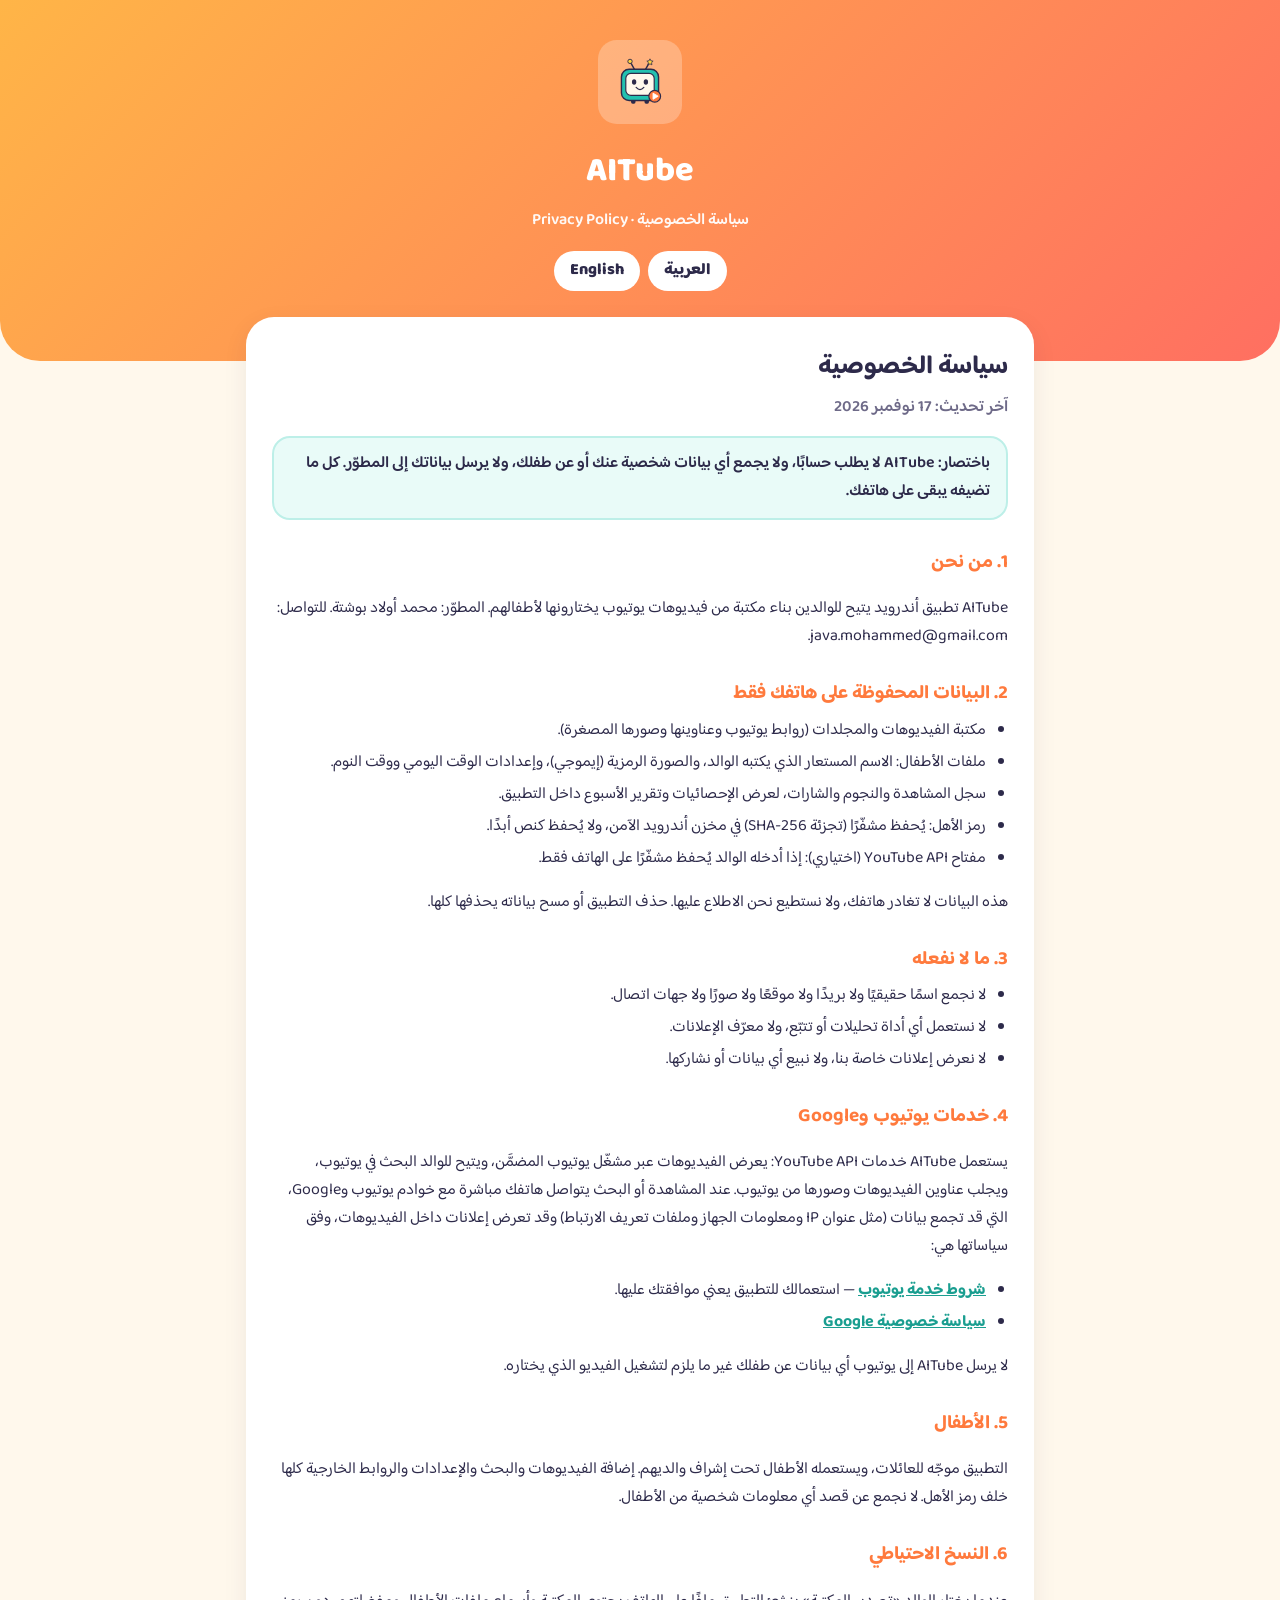
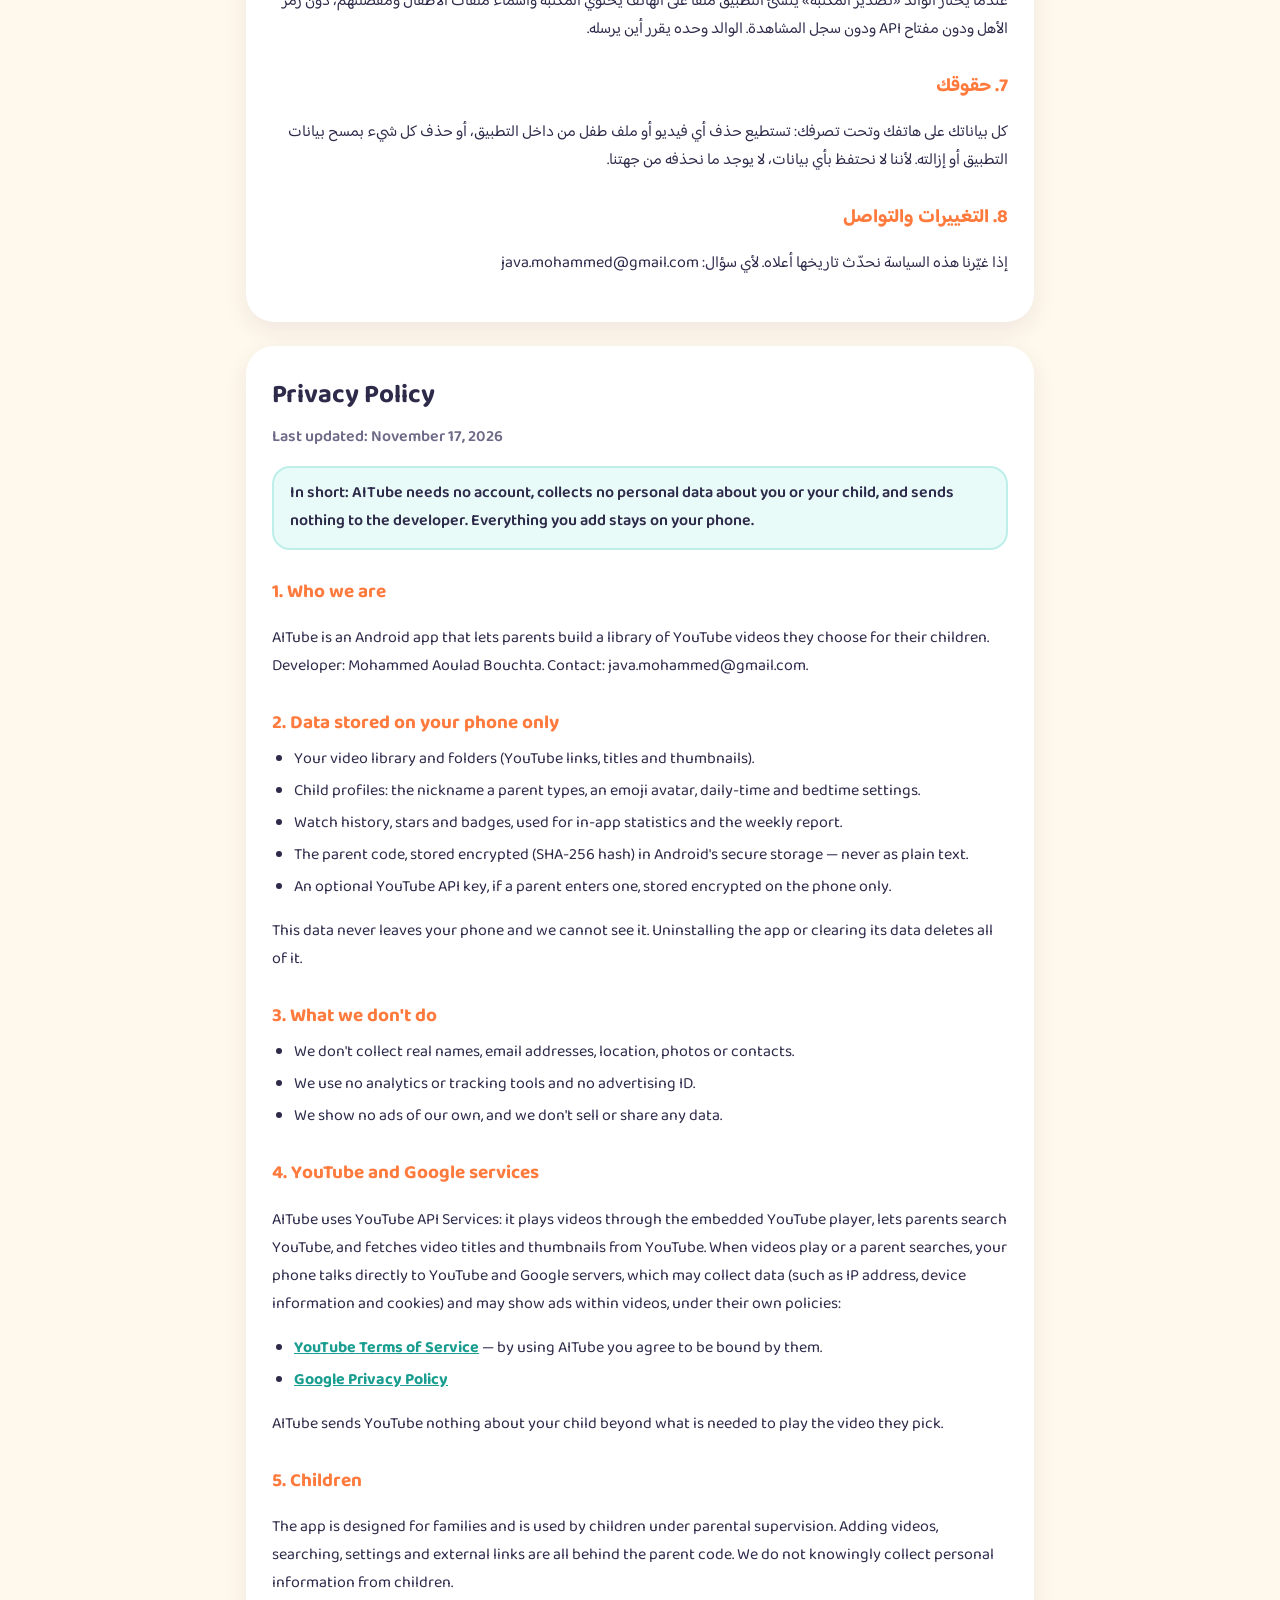
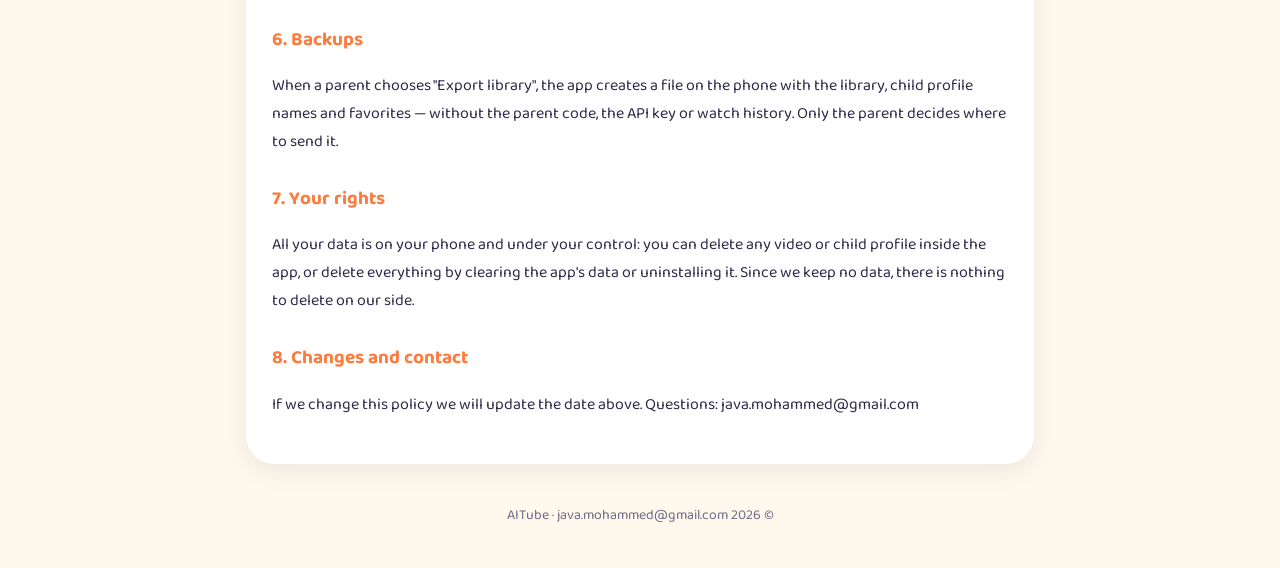
<file: privacy-aitube.html>
<!DOCTYPE html>
<html lang="ar" dir="rtl">
<head>
<meta charset="utf-8">
<meta name="viewport" content="width=device-width, initial-scale=1">
<title>AITube — سياسة الخصوصية / Privacy Policy</title>
<link rel="preconnect" href="https://fonts.googleapis.com">
<link href="https://fonts.googleapis.com/css2?family=Baloo+Bhaijaan+2:wght@400;600;800&display=swap" rel="stylesheet">
<style>
  :root { --bg:#FFF8EC; --card:#FFFFFF; --ink:#2D2A4A; --muted:#6E6A88; --primary:#FF7A3D; --teal:#22C1B0; --line:#F3E2C4; }
  * { box-sizing: border-box; }
  body { margin:0; background:var(--bg); color:var(--ink); font-family:'Baloo Bhaijaan 2', system-ui, -apple-system, 'Segoe UI', sans-serif; line-height:1.75; }
  header { background:linear-gradient(135deg,#FFB547,#FF6F61); color:#fff; padding:40px 20px 70px; text-align:center; border-radius:0 0 40px 40px; }
  header h1 { margin:8px 0 0; font-size:34px; font-weight:800; }
  header p { margin:4px 0 0; opacity:.95; font-weight:600; }
  .logo { width:84px; height:84px; margin:0 auto; }
  .langs { margin-top:16px; display:flex; gap:8px; justify-content:center; }
  .langs a { color:var(--ink); background:#fff; text-decoration:none; padding:6px 16px; border-radius:999px; font-weight:800; }
  main { max-width:820px; margin:-44px auto 40px; padding:0 16px; }
  section.lang { background:var(--card); border-radius:28px; padding:28px 26px; box-shadow:0 8px 24px rgba(45,42,74,.08); margin-bottom:24px; }
  section.lang[dir="ltr"] { text-align:left; }
  h2 { font-size:26px; margin:0 0 4px; }
  h3 { font-size:19px; margin:26px 0 6px; color:var(--primary); }
  .date { color:var(--muted); font-weight:600; margin:0 0 12px; }
  ul { padding-inline-start:22px; margin:6px 0; }
  li { margin:4px 0; }
  .box { background:#E9FBF8; border:2px solid #BDEFE8; border-radius:18px; padding:12px 16px; margin:14px 0; font-weight:600; }
  a { color:#1A9E90; font-weight:700; }
  .mail { direction:ltr; unicode-bidi:embed; }
  footer { text-align:center; color:var(--muted); padding:0 16px 40px; font-size:14px; }
</style>
</head>
<body>
<header>
  <svg class="logo" viewBox="0 0 1024 1024" aria-hidden="true">
    <rect width="1024" height="1024" rx="230" fill="#ffffff" opacity=".25"/>
    <g transform="translate(512 512) scale(0.78) translate(-512 -490)">
      <path d="M430 300 L360 175" stroke="#2D2A4A" stroke-width="22" stroke-linecap="round"/>
      <path d="M594 300 L664 175" stroke="#2D2A4A" stroke-width="22" stroke-linecap="round"/>
      <circle cx="356" cy="168" r="34" fill="#FFD23F" stroke="#2D2A4A" stroke-width="14"/>
      <path d="M668 128 l15 31 34 5 -25 24 6 34 -30 -16 -30 16 6 -34 -25 -24 34 -5z" fill="#FFD23F" stroke="#2D2A4A" stroke-width="12" stroke-linejoin="round"/>
      <rect x="372" y="760" width="70" height="70" rx="26" fill="#2D2A4A"/>
      <rect x="582" y="760" width="70" height="70" rx="26" fill="#2D2A4A"/>
      <rect x="222" y="290" width="580" height="490" rx="120" fill="#22C1B0" stroke="#2D2A4A" stroke-width="22"/>
      <rect x="290" y="355" width="444" height="345" rx="80" fill="#FFF8EC" stroke="#2D2A4A" stroke-width="18"/>
      <ellipse cx="420" cy="490" rx="34" ry="42" fill="#2D2A4A"/>
      <ellipse cx="604" cy="490" rx="34" ry="42" fill="#2D2A4A"/>
      <path d="M452 575 Q512 640 572 575" fill="none" stroke="#2D2A4A" stroke-width="20" stroke-linecap="round"/>
      <circle cx="742" cy="712" r="92" fill="#FF7A3D" stroke="#2D2A4A" stroke-width="18"/>
      <path d="M716 664 L716 760 L796 712 Z" fill="#FFFFFF" stroke="#FFFFFF" stroke-width="14" stroke-linejoin="round"/>
    </g>
  </svg>
  <h1>AITube</h1>
  <p>سياسة الخصوصية · Privacy Policy</p>
  <nav class="langs"><a href="#ar">العربية</a><a href="#en">English</a></nav>
</header>

<main>
<section class="lang" id="ar" dir="rtl">
  <h2>سياسة الخصوصية</h2>
  <p class="date">آخر تحديث: 17 نوفمبر 2026</p>

  <div class="box">باختصار: AITube لا يطلب حسابًا، ولا يجمع أي بيانات شخصية عنك أو عن طفلك، ولا يرسل بياناتك إلى المطوّر. كل ما تضيفه يبقى على هاتفك.</div>

  <h3>1. من نحن</h3>
  <p>AITube تطبيق أندرويد يتيح للوالدين بناء مكتبة من فيديوهات يوتيوب يختارونها لأطفالهم. المطوّر: محمد أولاد بوشتة. للتواصل: <span class="mail">java.mohammed@gmail.com</span>.</p>

  <h3>2. البيانات المحفوظة على هاتفك فقط</h3>
  <ul>
    <li>مكتبة الفيديوهات والمجلدات (روابط يوتيوب وعناوينها وصورها المصغرة).</li>
    <li>ملفات الأطفال: الاسم المستعار الذي يكتبه الوالد، والصورة الرمزية (إيموجي)، وإعدادات الوقت اليومي ووقت النوم.</li>
    <li>سجل المشاهدة والنجوم والشارات، لعرض الإحصائيات وتقرير الأسبوع داخل التطبيق.</li>
    <li>رمز الأهل: يُحفظ مشفّرًا (تجزئة SHA-256) في مخزن أندرويد الآمن، ولا يُحفظ كنص أبدًا.</li>
    <li>مفتاح YouTube API (اختياري): إذا أدخله الوالد يُحفظ مشفّرًا على الهاتف فقط.</li>
  </ul>
  <p>هذه البيانات لا تغادر هاتفك، ولا نستطيع نحن الاطلاع عليها. حذف التطبيق أو مسح بياناته يحذفها كلها.</p>

  <h3>3. ما لا نفعله</h3>
  <ul>
    <li>لا نجمع اسمًا حقيقيًا ولا بريدًا ولا موقعًا ولا صورًا ولا جهات اتصال.</li>
    <li>لا نستعمل أي أداة تحليلات أو تتبّع، ولا معرّف الإعلانات.</li>
    <li>لا نعرض إعلانات خاصة بنا، ولا نبيع أي بيانات أو نشاركها.</li>
  </ul>

  <h3>4. خدمات يوتيوب وGoogle</h3>
  <p>يستعمل AITube خدمات YouTube API: يعرض الفيديوهات عبر مشغّل يوتيوب المضمَّن، ويتيح للوالد البحث في يوتيوب، ويجلب عناوين الفيديوهات وصورها من يوتيوب. عند المشاهدة أو البحث يتواصل هاتفك مباشرة مع خوادم يوتيوب وGoogle، التي قد تجمع بيانات (مثل عنوان IP ومعلومات الجهاز وملفات تعريف الارتباط) وقد تعرض إعلانات داخل الفيديوهات، وفق سياساتها هي:</p>
  <ul>
    <li><a href="https://www.youtube.com/t/terms">شروط خدمة يوتيوب</a> — استعمالك للتطبيق يعني موافقتك عليها.</li>
    <li><a href="https://policies.google.com/privacy">سياسة خصوصية Google</a></li>
  </ul>
  <p>لا يرسل AITube إلى يوتيوب أي بيانات عن طفلك غير ما يلزم لتشغيل الفيديو الذي يختاره.</p>

  <h3>5. الأطفال</h3>
  <p>التطبيق موجّه للعائلات، ويستعمله الأطفال تحت إشراف والديهم. إضافة الفيديوهات والبحث والإعدادات والروابط الخارجية كلها خلف رمز الأهل. لا نجمع عن قصد أي معلومات شخصية من الأطفال.</p>

  <h3>6. النسخ الاحتياطي</h3>
  <p>عندما يختار الوالد «تصدير المكتبة» ينشئ التطبيق ملفًا على الهاتف يحتوي المكتبة وأسماء ملفات الأطفال ومفضلتهم، دون رمز الأهل ودون مفتاح API ودون سجل المشاهدة. الوالد وحده يقرر أين يرسله.</p>

  <h3>7. حقوقك</h3>
  <p>كل بياناتك على هاتفك وتحت تصرفك: تستطيع حذف أي فيديو أو ملف طفل من داخل التطبيق، أو حذف كل شيء بمسح بيانات التطبيق أو إزالته. لأننا لا نحتفظ بأي بيانات، لا يوجد ما نحذفه من جهتنا.</p>

  <h3>8. التغييرات والتواصل</h3>
  <p>إذا غيّرنا هذه السياسة نحدّث تاريخها أعلاه. لأي سؤال: <span class="mail">java.mohammed@gmail.com</span></p>
</section>

<section class="lang" id="en" dir="ltr">
  <h2>Privacy Policy</h2>
  <p class="date">Last updated: November 17, 2026</p>

  <div class="box">In short: AITube needs no account, collects no personal data about you or your child, and sends nothing to the developer. Everything you add stays on your phone.</div>

  <h3>1. Who we are</h3>
  <p>AITube is an Android app that lets parents build a library of YouTube videos they choose for their children. Developer: Mohammed Aoulad Bouchta. Contact: <span class="mail">java.mohammed@gmail.com</span>.</p>

  <h3>2. Data stored on your phone only</h3>
  <ul>
    <li>Your video library and folders (YouTube links, titles and thumbnails).</li>
    <li>Child profiles: the nickname a parent types, an emoji avatar, daily-time and bedtime settings.</li>
    <li>Watch history, stars and badges, used for in-app statistics and the weekly report.</li>
    <li>The parent code, stored encrypted (SHA-256 hash) in Android's secure storage — never as plain text.</li>
    <li>An optional YouTube API key, if a parent enters one, stored encrypted on the phone only.</li>
  </ul>
  <p>This data never leaves your phone and we cannot see it. Uninstalling the app or clearing its data deletes all of it.</p>

  <h3>3. What we don't do</h3>
  <ul>
    <li>We don't collect real names, email addresses, location, photos or contacts.</li>
    <li>We use no analytics or tracking tools and no advertising ID.</li>
    <li>We show no ads of our own, and we don't sell or share any data.</li>
  </ul>

  <h3>4. YouTube and Google services</h3>
  <p>AITube uses YouTube API Services: it plays videos through the embedded YouTube player, lets parents search YouTube, and fetches video titles and thumbnails from YouTube. When videos play or a parent searches, your phone talks directly to YouTube and Google servers, which may collect data (such as IP address, device information and cookies) and may show ads within videos, under their own policies:</p>
  <ul>
    <li><a href="https://www.youtube.com/t/terms">YouTube Terms of Service</a> — by using AITube you agree to be bound by them.</li>
    <li><a href="https://policies.google.com/privacy">Google Privacy Policy</a></li>
  </ul>
  <p>AITube sends YouTube nothing about your child beyond what is needed to play the video they pick.</p>

  <h3>5. Children</h3>
  <p>The app is designed for families and is used by children under parental supervision. Adding videos, searching, settings and external links are all behind the parent code. We do not knowingly collect personal information from children.</p>

  <h3>6. Backups</h3>
  <p>When a parent chooses "Export library", the app creates a file on the phone with the library, child profile names and favorites — without the parent code, the API key or watch history. Only the parent decides where to send it.</p>

  <h3>7. Your rights</h3>
  <p>All your data is on your phone and under your control: you can delete any video or child profile inside the app, or delete everything by clearing the app's data or uninstalling it. Since we keep no data, there is nothing to delete on our side.</p>

  <h3>8. Changes and contact</h3>
  <p>If we change this policy we will update the date above. Questions: <span class="mail">java.mohammed@gmail.com</span></p>
</section>
</main>
<footer>© 2026 AITube · java.mohammed@gmail.com</footer>
</body>
</html>
</file>
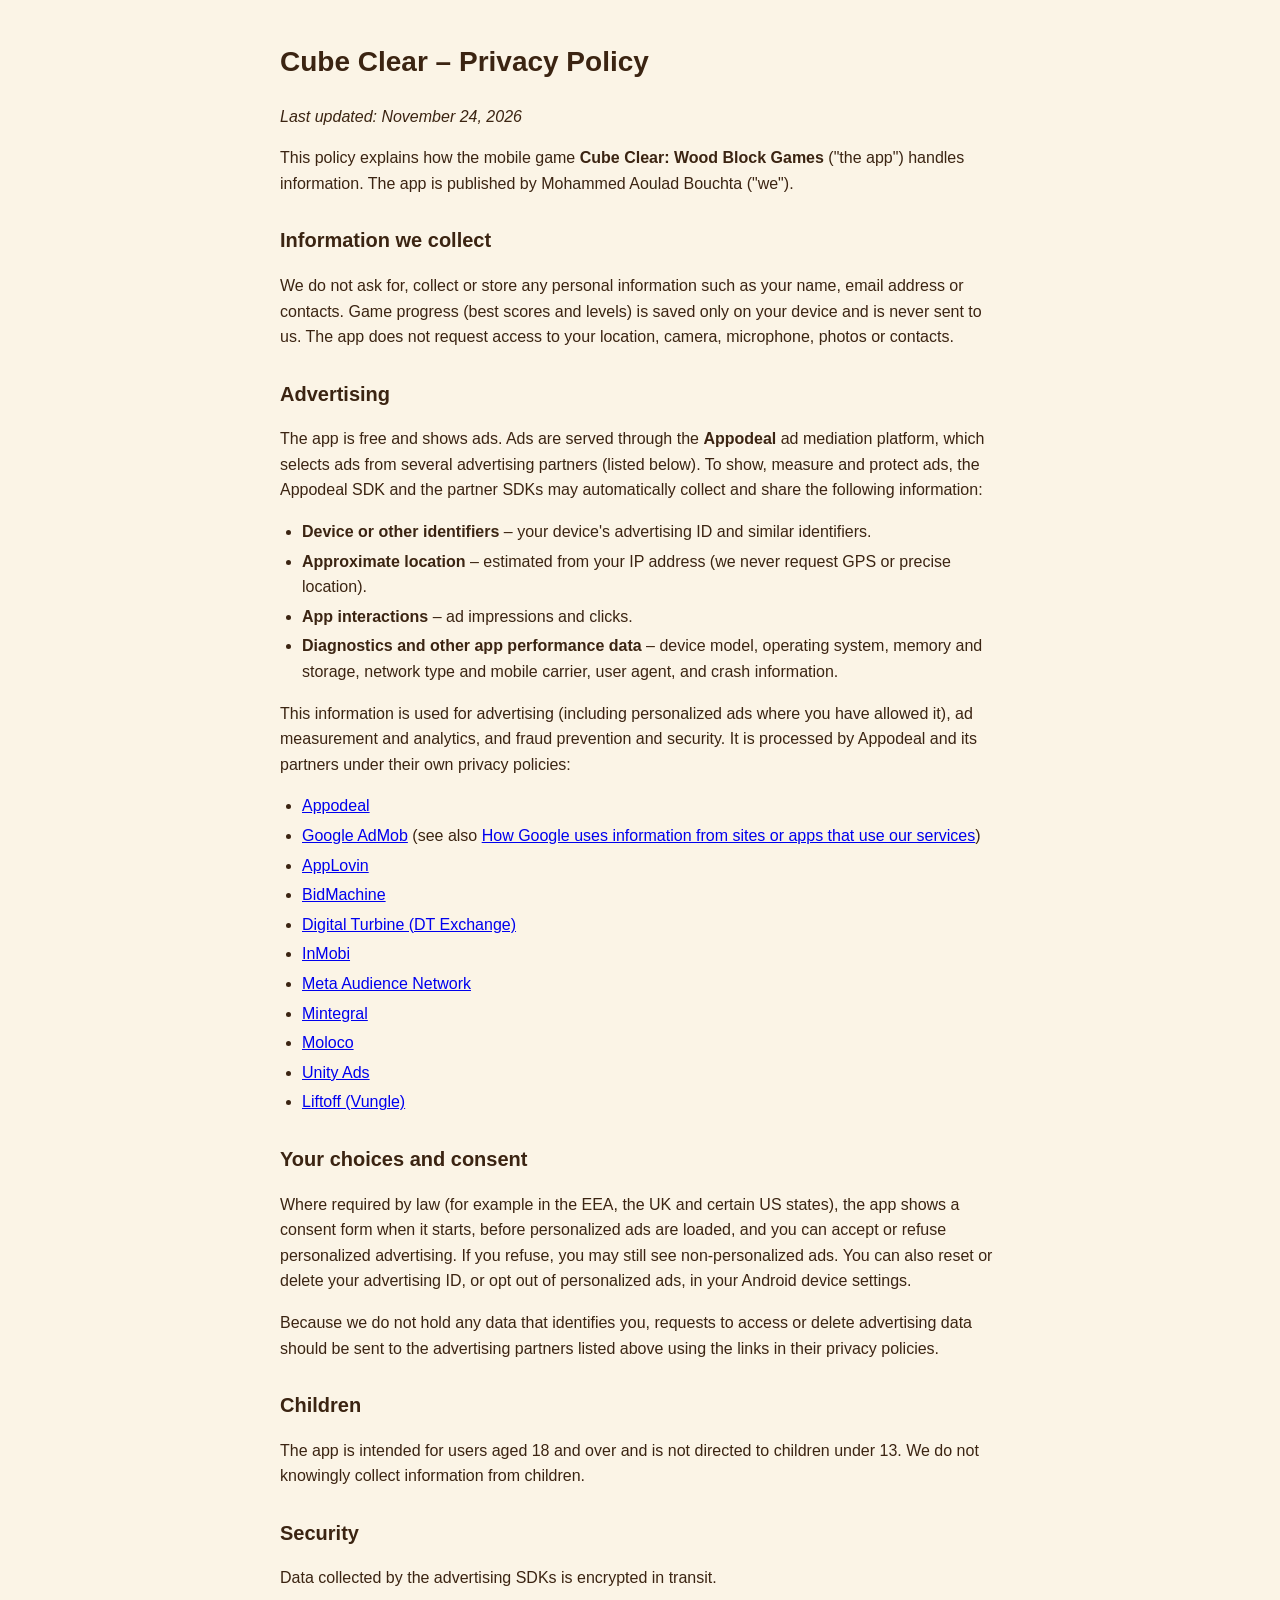
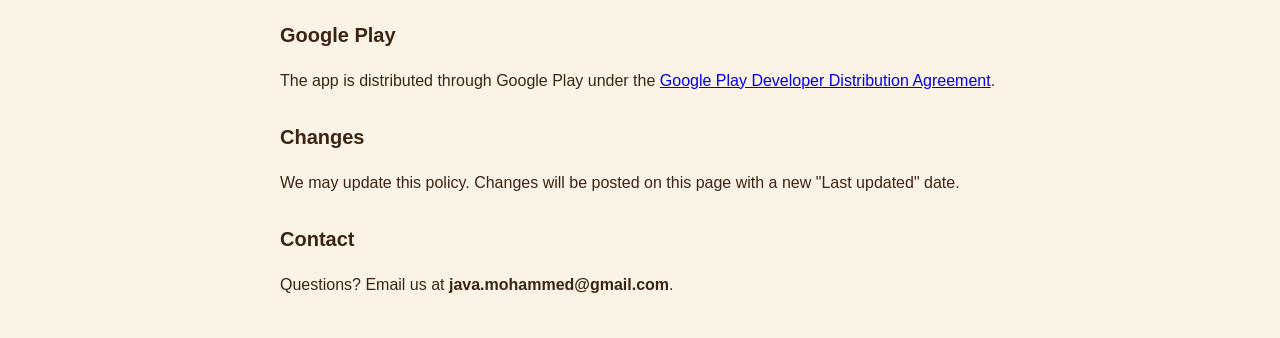
<file: privacy-cubeclear.html>
<!DOCTYPE html>
<html lang="en">
<head>
<meta charset="utf-8">
<meta name="viewport" content="width=device-width, initial-scale=1">
<title>Cube Clear – Privacy Policy</title>
<style>
  body { font-family: -apple-system, Segoe UI, Roboto, Arial, sans-serif; max-width: 720px; margin: 40px auto; padding: 0 20px; color: #3b2412; line-height: 1.6; background: #fbf4e6; }
  h1 { font-size: 28px; } h2 { font-size: 20px; margin-top: 28px; }
  ul { padding-left: 22px; } li { margin: 4px 0; }
</style>
</head>
<body>
<h1>Cube Clear – Privacy Policy</h1>
<p><em>Last updated: November 24, 2026</em></p>

<p>This policy explains how the mobile game <strong>Cube Clear: Wood Block Games</strong> ("the app") handles information. The app is published by Mohammed Aoulad Bouchta ("we").</p>

<h2>Information we collect</h2>
<p>We do not ask for, collect or store any personal information such as your name, email address or contacts. Game progress (best scores and levels) is saved only on your device and is never sent to us. The app does not request access to your location, camera, microphone, photos or contacts.</p>

<h2>Advertising</h2>
<p>The app is free and shows ads. Ads are served through the <strong>Appodeal</strong> ad mediation platform, which selects ads from several advertising partners (listed below). To show, measure and protect ads, the Appodeal SDK and the partner SDKs may automatically collect and share the following information:</p>
<ul>
  <li><strong>Device or other identifiers</strong> – your device's advertising ID and similar identifiers.</li>
  <li><strong>Approximate location</strong> – estimated from your IP address (we never request GPS or precise location).</li>
  <li><strong>App interactions</strong> – ad impressions and clicks.</li>
  <li><strong>Diagnostics and other app performance data</strong> – device model, operating system, memory and storage, network type and mobile carrier, user agent, and crash information.</li>
</ul>
<p>This information is used for advertising (including personalized ads where you have allowed it), ad measurement and analytics, and fraud prevention and security. It is processed by Appodeal and its partners under their own privacy policies:</p>
<ul>
  <li><a href="https://appodeal.com/privacy-policy/">Appodeal</a></li>
  <li><a href="https://policies.google.com/privacy">Google AdMob</a> (see also <a href="https://policies.google.com/technologies/partner-sites">How Google uses information from sites or apps that use our services</a>)</li>
  <li><a href="https://www.applovin.com/privacy/">AppLovin</a></li>
  <li><a href="https://bidmachine.io/privacy-policy/">BidMachine</a></li>
  <li><a href="https://www.digitalturbine.com/privacy-policy">Digital Turbine (DT Exchange)</a></li>
  <li><a href="https://www.inmobi.com/privacy-policy">InMobi</a></li>
  <li><a href="https://www.facebook.com/privacy/policy">Meta Audience Network</a></li>
  <li><a href="https://www.mintegral.com/en/privacy">Mintegral</a></li>
  <li><a href="https://www.moloco.com/privacy-policy">Moloco</a></li>
  <li><a href="https://unity.com/legal/game-player-and-app-user-privacy-policy">Unity Ads</a></li>
  <li><a href="https://liftoff.io/privacy-policy/">Liftoff (Vungle)</a></li>
</ul>

<h2>Your choices and consent</h2>
<p>Where required by law (for example in the EEA, the UK and certain US states), the app shows a consent form when it starts, before personalized ads are loaded, and you can accept or refuse personalized advertising. If you refuse, you may still see non-personalized ads. You can also reset or delete your advertising ID, or opt out of personalized ads, in your Android device settings.</p>
<p>Because we do not hold any data that identifies you, requests to access or delete advertising data should be sent to the advertising partners listed above using the links in their privacy policies.</p>

<h2>Children</h2>
<p>The app is intended for users aged 18 and over and is not directed to children under 13. We do not knowingly collect information from children.</p>

<h2>Security</h2>
<p>Data collected by the advertising SDKs is encrypted in transit.</p>

<h2>Google Play</h2>
<p>The app is distributed through Google Play under the <a href="https://play.google.com/about/developer-distribution-agreement.html">Google Play Developer Distribution Agreement</a>.</p>

<h2>Changes</h2>
<p>We may update this policy. Changes will be posted on this page with a new "Last updated" date.</p>

<h2>Contact</h2>
<p>Questions? Email us at <strong>java.mohammed@gmail.com</strong>.</p>
</body>
</html>
</file>
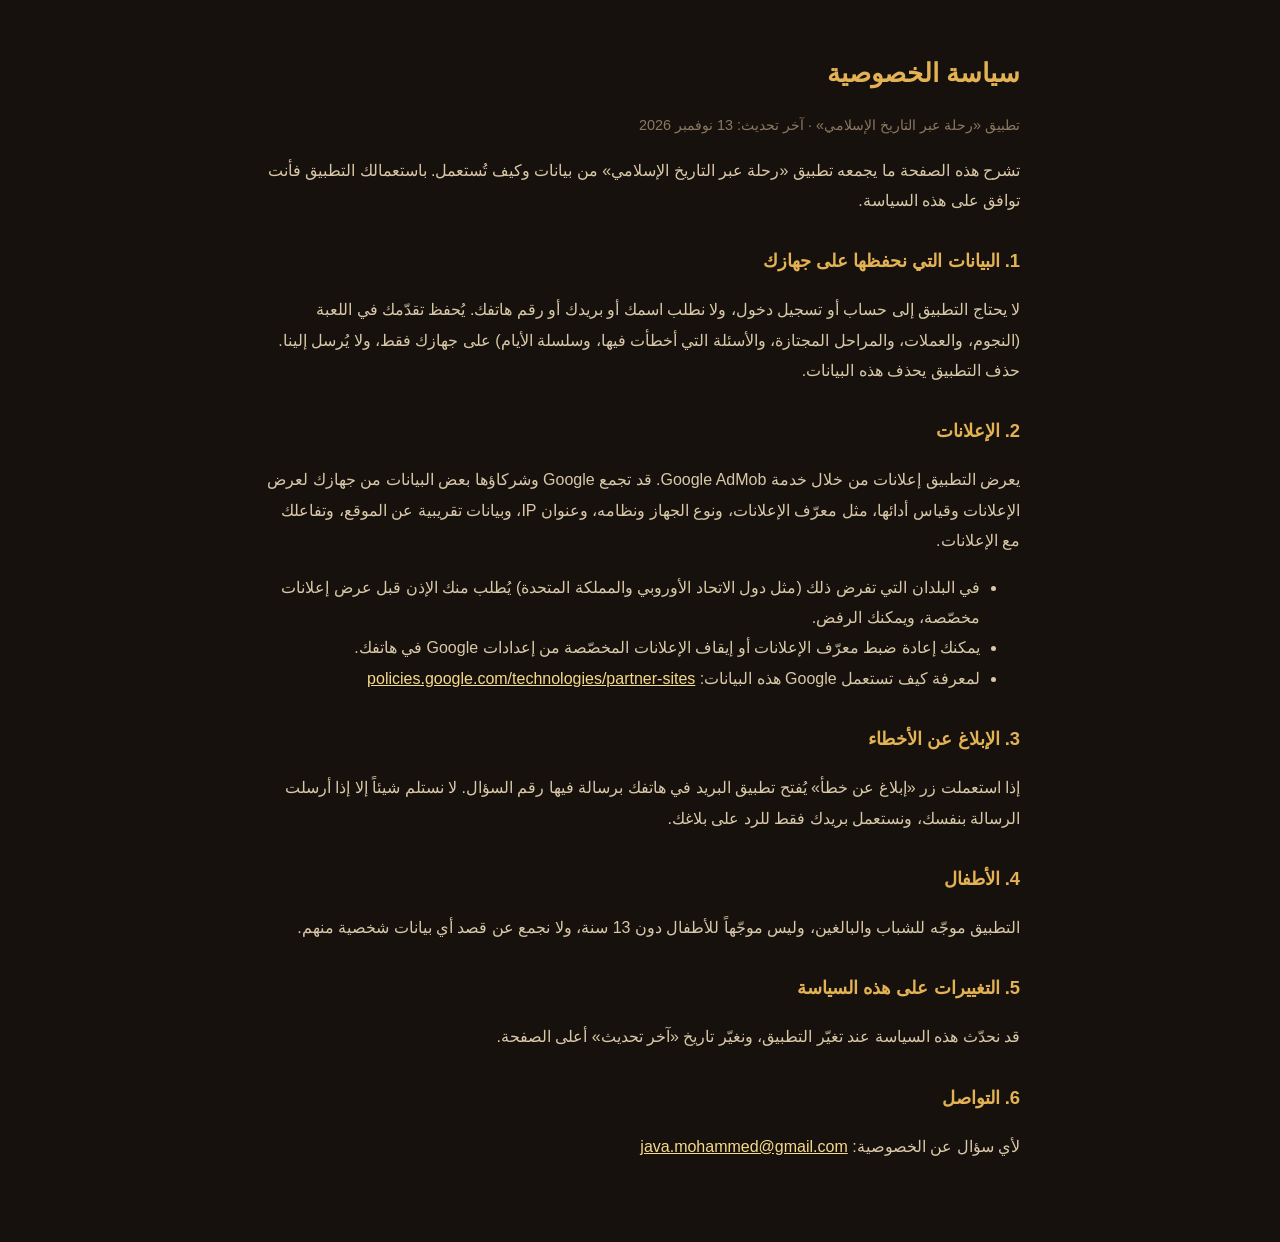
<file: privacy-tarikh.html>
<!DOCTYPE html>
<html lang="ar" dir="rtl">
<head>
<meta charset="utf-8">
<meta name="viewport" content="width=device-width, initial-scale=1">
<title>سياسة الخصوصية — رحلة عبر التاريخ الإسلامي</title>
<style>
  body { font-family: Tahoma, "Segoe UI", Arial, sans-serif; background: #17110d; color: #f3e6cc; line-height: 1.9; margin: 0; }
  main { max-width: 760px; margin: 0 auto; padding: 32px 20px 64px; }
  h1 { color: #e2b254; font-size: 1.6rem; margin-bottom: 4px; }
  h2 { color: #e2b254; font-size: 1.15rem; margin-top: 28px; }
  p, li { color: #d8c8a8; }
  a { color: #f6da8c; }
  .date { color: #8a7860; font-size: .9rem; }
</style>
</head>
<body>
<main>
  <h1>سياسة الخصوصية</h1>
  <p class="date">تطبيق «رحلة عبر التاريخ الإسلامي» · آخر تحديث: 13 نوفمبر 2026</p>

  <p>تشرح هذه الصفحة ما يجمعه تطبيق «رحلة عبر التاريخ الإسلامي» من بيانات وكيف تُستعمل. باستعمالك التطبيق فأنت توافق على هذه السياسة.</p>

  <h2>1. البيانات التي نحفظها على جهازك</h2>
  <p>لا يحتاج التطبيق إلى حساب أو تسجيل دخول، ولا نطلب اسمك أو بريدك أو رقم هاتفك. يُحفظ تقدّمك في اللعبة (النجوم، والعملات، والمراحل المجتازة، والأسئلة التي أخطأت فيها، وسلسلة الأيام) على جهازك فقط، ولا يُرسل إلينا. حذف التطبيق يحذف هذه البيانات.</p>

  <h2>2. الإعلانات</h2>
  <p>يعرض التطبيق إعلانات من خلال خدمة Google AdMob. قد تجمع Google وشركاؤها بعض البيانات من جهازك لعرض الإعلانات وقياس أدائها، مثل معرّف الإعلانات، ونوع الجهاز ونظامه، وعنوان IP، وبيانات تقريبية عن الموقع، وتفاعلك مع الإعلانات.</p>
  <ul>
    <li>في البلدان التي تفرض ذلك (مثل دول الاتحاد الأوروبي والمملكة المتحدة) يُطلب منك الإذن قبل عرض إعلانات مخصّصة، ويمكنك الرفض.</li>
    <li>يمكنك إعادة ضبط معرّف الإعلانات أو إيقاف الإعلانات المخصّصة من إعدادات Google في هاتفك.</li>
    <li>لمعرفة كيف تستعمل Google هذه البيانات: <a href="https://policies.google.com/technologies/partner-sites">policies.google.com/technologies/partner-sites</a></li>
  </ul>

  <h2>3. الإبلاغ عن الأخطاء</h2>
  <p>إذا استعملت زر «إبلاغ عن خطأ» يُفتح تطبيق البريد في هاتفك برسالة فيها رقم السؤال. لا نستلم شيئاً إلا إذا أرسلت الرسالة بنفسك، ونستعمل بريدك فقط للرد على بلاغك.</p>

  <h2>4. الأطفال</h2>
  <p>التطبيق موجّه للشباب والبالغين، وليس موجّهاً للأطفال دون 13 سنة، ولا نجمع عن قصد أي بيانات شخصية منهم.</p>

  <h2>5. التغييرات على هذه السياسة</h2>
  <p>قد نحدّث هذه السياسة عند تغيّر التطبيق، ونغيّر تاريخ «آخر تحديث» أعلى الصفحة.</p>

  <h2>6. التواصل</h2>
  <p>لأي سؤال عن الخصوصية: <a href="mailto:java.mohammed@gmail.com">java.mohammed@gmail.com</a></p>
</main>
</body>
</html>
</file>
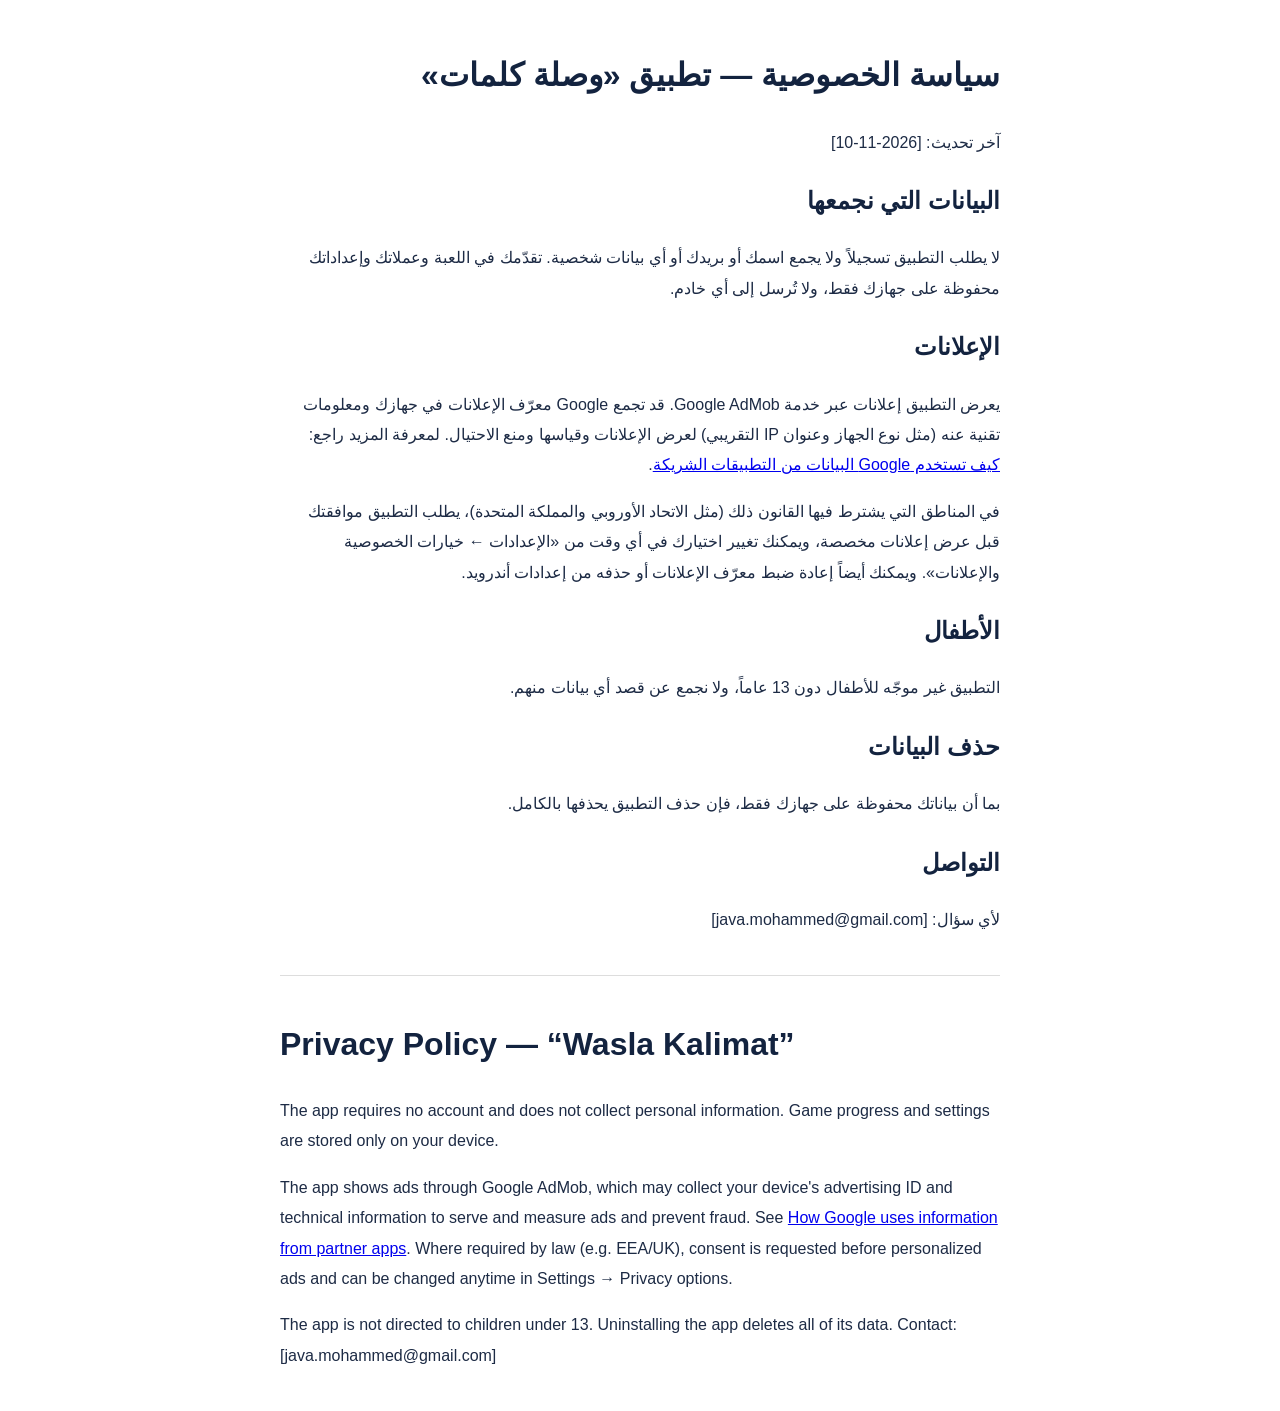
<file: privacy.html>
<!doctype html>
<html lang="ar" dir="rtl">
  <head>
    <meta charset="utf-8" />
    <meta name="viewport" content="width=device-width, initial-scale=1" />
    <title>سياسة الخصوصية — وصلة كلمات</title>
    <style>
      body {
        font-family: Cairo, Tahoma, sans-serif;
        max-width: 720px;
        margin: auto;
        padding: 24px;
        line-height: 1.9;
        color: #1d2b45;
      }
      h1,
      h2 {
        color: #13233f;
      }
      .en {
        direction: ltr;
        text-align: left;
        border-top: 1px solid #ddd;
        margin-top: 40px;
        padding-top: 16px;
      }
    </style>
  </head>
  <body>
    <h1>سياسة الخصوصية — تطبيق «وصلة كلمات»</h1>
    <p>آخر تحديث: [2026-11-10]</p>

    <h2>البيانات التي نجمعها</h2>
    <p>
      لا يطلب التطبيق تسجيلاً ولا يجمع اسمك أو بريدك أو أي بيانات شخصية. تقدّمك
      في اللعبة وعملاتك وإعداداتك محفوظة على جهازك فقط، ولا تُرسل إلى أي خادم.
    </p>

    <h2>الإعلانات</h2>
    <p>
      يعرض التطبيق إعلانات عبر خدمة Google AdMob. قد تجمع Google معرّف الإعلانات
      في جهازك ومعلومات تقنية عنه (مثل نوع الجهاز وعنوان IP التقريبي) لعرض
      الإعلانات وقياسها ومنع الاحتيال. لمعرفة المزيد راجع:
      <a href="https://policies.google.com/technologies/partner-sites"
        >كيف تستخدم Google البيانات من التطبيقات الشريكة</a
      >.
    </p>
    <p>
      في المناطق التي يشترط فيها القانون ذلك (مثل الاتحاد الأوروبي والمملكة
      المتحدة)، يطلب التطبيق موافقتك قبل عرض إعلانات مخصصة، ويمكنك تغيير اختيارك
      في أي وقت من «الإعدادات ← خيارات الخصوصية والإعلانات». ويمكنك أيضاً إعادة
      ضبط معرّف الإعلانات أو حذفه من إعدادات أندرويد.
    </p>

    <h2>الأطفال</h2>
    <p>
      التطبيق غير موجّه للأطفال دون 13 عاماً، ولا نجمع عن قصد أي بيانات منهم.
    </p>

    <h2>حذف البيانات</h2>
    <p>بما أن بياناتك محفوظة على جهازك فقط، فإن حذف التطبيق يحذفها بالكامل.</p>

    <h2>التواصل</h2>
    <p>لأي سؤال: [java.mohammed@gmail.com]</p>

    <div class="en">
      <h1>Privacy Policy — “Wasla Kalimat”</h1>
      <p>
        The app requires no account and does not collect personal information.
        Game progress and settings are stored only on your device.
      </p>
      <p>
        The app shows ads through Google AdMob, which may collect your device's
        advertising ID and technical information to serve and measure ads and
        prevent fraud. See
        <a href="https://policies.google.com/technologies/partner-sites"
          >How Google uses information from partner apps</a
        >. Where required by law (e.g. EEA/UK), consent is requested before
        personalized ads and can be changed anytime in Settings → Privacy
        options.
      </p>
      <p>
        The app is not directed to children under 13. Uninstalling the app
        deletes all of its data. Contact: [java.mohammed@gmail.com]
      </p>
    </div>
  </body>
</html>
</file>
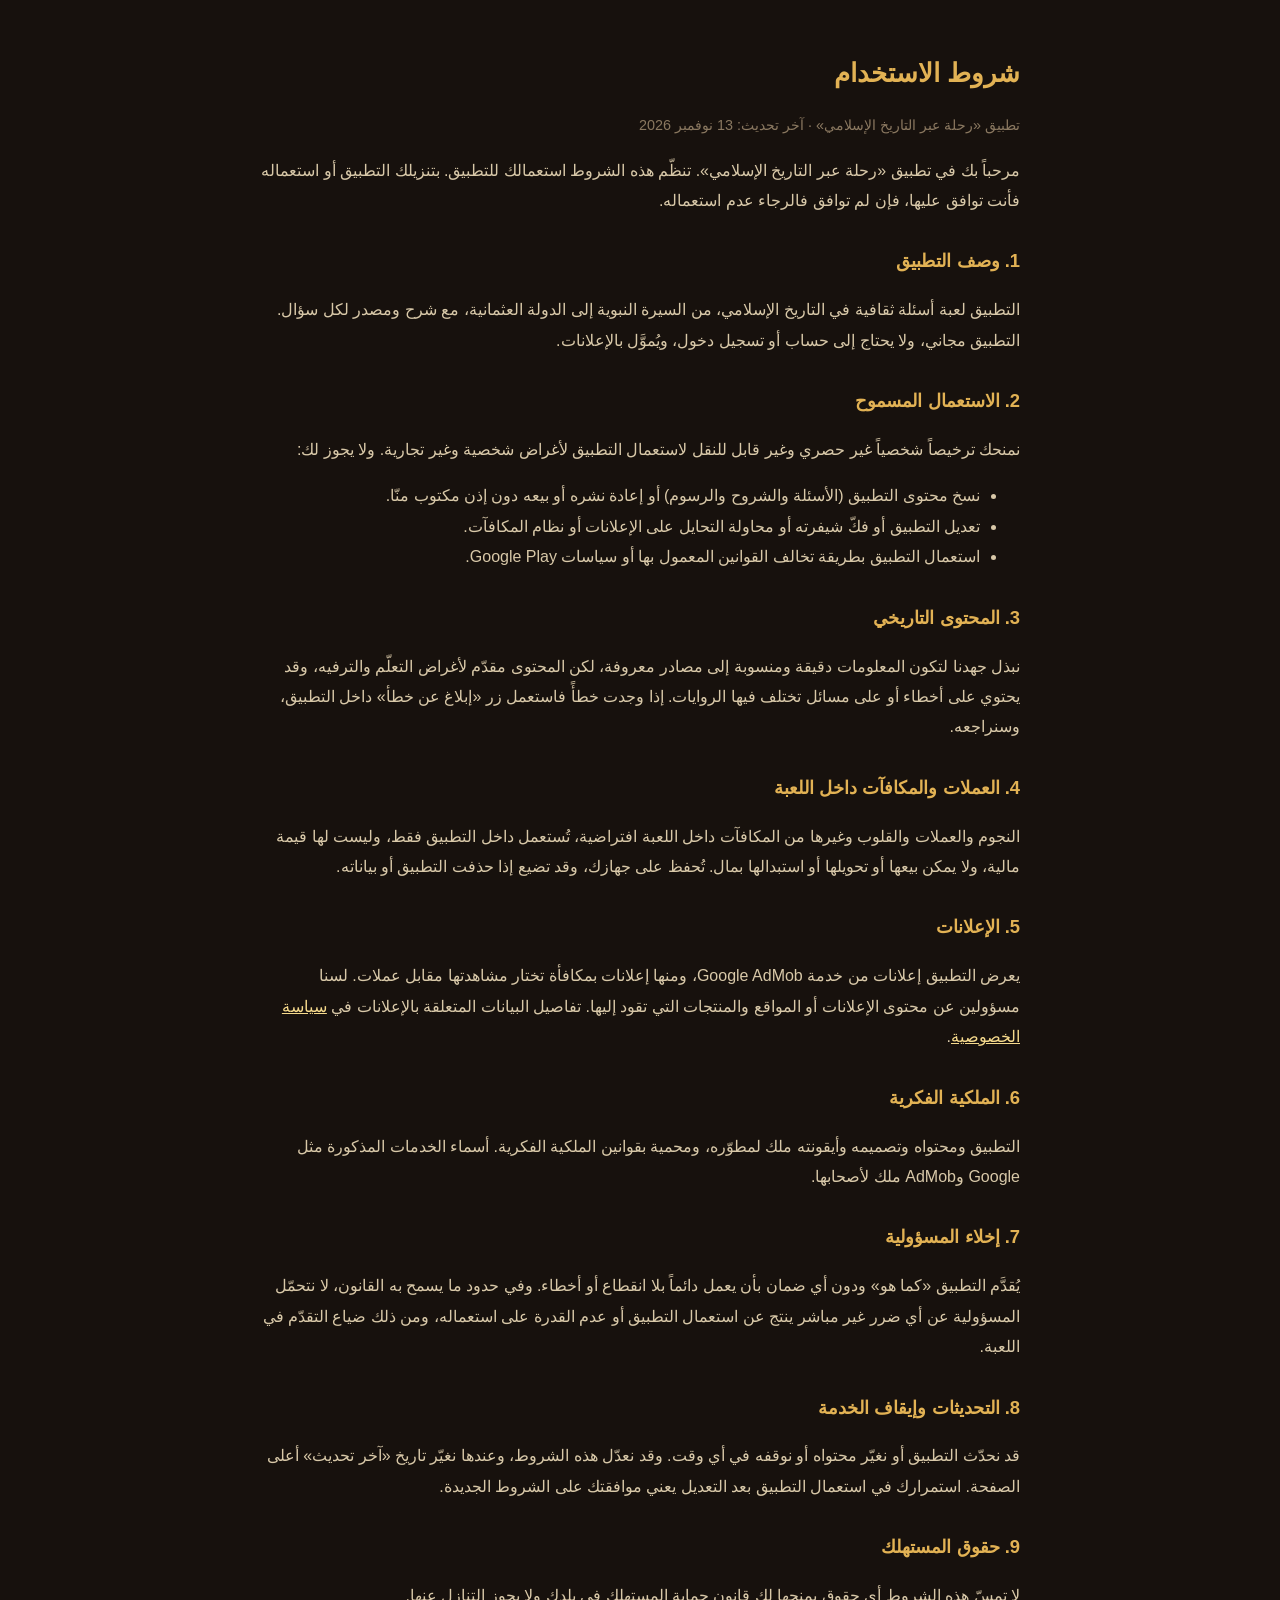
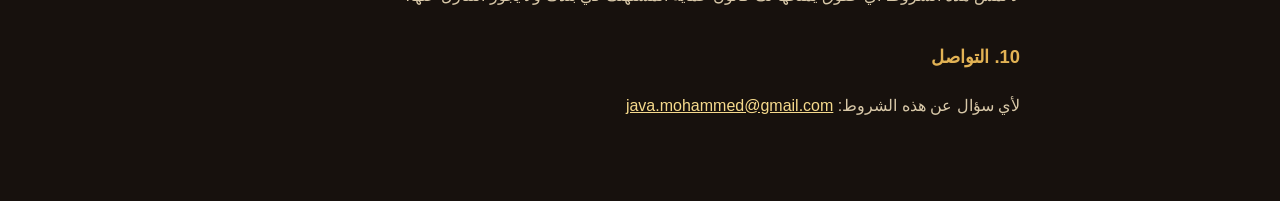
<file: terms-tarikh.html>
<!DOCTYPE html>
<html lang="ar" dir="rtl">
<head>
<meta charset="utf-8">
<meta name="viewport" content="width=device-width, initial-scale=1">
<title>شروط الاستخدام — رحلة عبر التاريخ الإسلامي</title>
<style>
  body { font-family: Tahoma, "Segoe UI", Arial, sans-serif; background: #17110d; color: #f3e6cc; line-height: 1.9; margin: 0; }
  main { max-width: 760px; margin: 0 auto; padding: 32px 20px 64px; }
  h1 { color: #e2b254; font-size: 1.6rem; margin-bottom: 4px; }
  h2 { color: #e2b254; font-size: 1.15rem; margin-top: 28px; }
  p, li { color: #d8c8a8; }
  a { color: #f6da8c; }
  .date { color: #8a7860; font-size: .9rem; }
</style>
</head>
<body>
<main>
  <h1>شروط الاستخدام</h1>
  <p class="date">تطبيق «رحلة عبر التاريخ الإسلامي» · آخر تحديث: 13 نوفمبر 2026</p>

  <p>مرحباً بك في تطبيق «رحلة عبر التاريخ الإسلامي». تنظّم هذه الشروط استعمالك للتطبيق. بتنزيلك التطبيق أو استعماله فأنت توافق عليها، فإن لم توافق فالرجاء عدم استعماله.</p>

  <h2>1. وصف التطبيق</h2>
  <p>التطبيق لعبة أسئلة ثقافية في التاريخ الإسلامي، من السيرة النبوية إلى الدولة العثمانية، مع شرح ومصدر لكل سؤال. التطبيق مجاني، ولا يحتاج إلى حساب أو تسجيل دخول، ويُموَّل بالإعلانات.</p>

  <h2>2. الاستعمال المسموح</h2>
  <p>نمنحك ترخيصاً شخصياً غير حصري وغير قابل للنقل لاستعمال التطبيق لأغراض شخصية وغير تجارية. ولا يجوز لك:</p>
  <ul>
    <li>نسخ محتوى التطبيق (الأسئلة والشروح والرسوم) أو إعادة نشره أو بيعه دون إذن مكتوب منّا.</li>
    <li>تعديل التطبيق أو فكّ شيفرته أو محاولة التحايل على الإعلانات أو نظام المكافآت.</li>
    <li>استعمال التطبيق بطريقة تخالف القوانين المعمول بها أو سياسات Google Play.</li>
  </ul>

  <h2>3. المحتوى التاريخي</h2>
  <p>نبذل جهدنا لتكون المعلومات دقيقة ومنسوبة إلى مصادر معروفة، لكن المحتوى مقدّم لأغراض التعلّم والترفيه، وقد يحتوي على أخطاء أو على مسائل تختلف فيها الروايات. إذا وجدت خطأً فاستعمل زر «إبلاغ عن خطأ» داخل التطبيق، وسنراجعه.</p>

  <h2>4. العملات والمكافآت داخل اللعبة</h2>
  <p>النجوم والعملات والقلوب وغيرها من المكافآت داخل اللعبة افتراضية، تُستعمل داخل التطبيق فقط، وليست لها قيمة مالية، ولا يمكن بيعها أو تحويلها أو استبدالها بمال. تُحفظ على جهازك، وقد تضيع إذا حذفت التطبيق أو بياناته.</p>

  <h2>5. الإعلانات</h2>
  <p>يعرض التطبيق إعلانات من خدمة Google AdMob، ومنها إعلانات بمكافأة تختار مشاهدتها مقابل عملات. لسنا مسؤولين عن محتوى الإعلانات أو المواقع والمنتجات التي تقود إليها. تفاصيل البيانات المتعلقة بالإعلانات في <a href="https://javamohammed.github.io/privacy-tarikh.html">سياسة الخصوصية</a>.</p>

  <h2>6. الملكية الفكرية</h2>
  <p>التطبيق ومحتواه وتصميمه وأيقونته ملك لمطوّره، ومحمية بقوانين الملكية الفكرية. أسماء الخدمات المذكورة مثل Google وAdMob ملك لأصحابها.</p>

  <h2>7. إخلاء المسؤولية</h2>
  <p>يُقدَّم التطبيق «كما هو» ودون أي ضمان بأن يعمل دائماً بلا انقطاع أو أخطاء. وفي حدود ما يسمح به القانون، لا نتحمّل المسؤولية عن أي ضرر غير مباشر ينتج عن استعمال التطبيق أو عدم القدرة على استعماله، ومن ذلك ضياع التقدّم في اللعبة.</p>

  <h2>8. التحديثات وإيقاف الخدمة</h2>
  <p>قد نحدّث التطبيق أو نغيّر محتواه أو نوقفه في أي وقت. وقد نعدّل هذه الشروط، وعندها نغيّر تاريخ «آخر تحديث» أعلى الصفحة. استمرارك في استعمال التطبيق بعد التعديل يعني موافقتك على الشروط الجديدة.</p>

  <h2>9. حقوق المستهلك</h2>
  <p>لا تمسّ هذه الشروط أي حقوق يمنحها لك قانون حماية المستهلك في بلدك ولا يجوز التنازل عنها.</p>

  <h2>10. التواصل</h2>
  <p>لأي سؤال عن هذه الشروط: <a href="mailto:java.mohammed@gmail.com">java.mohammed@gmail.com</a></p>
</main>
</body>
</html>
</file>
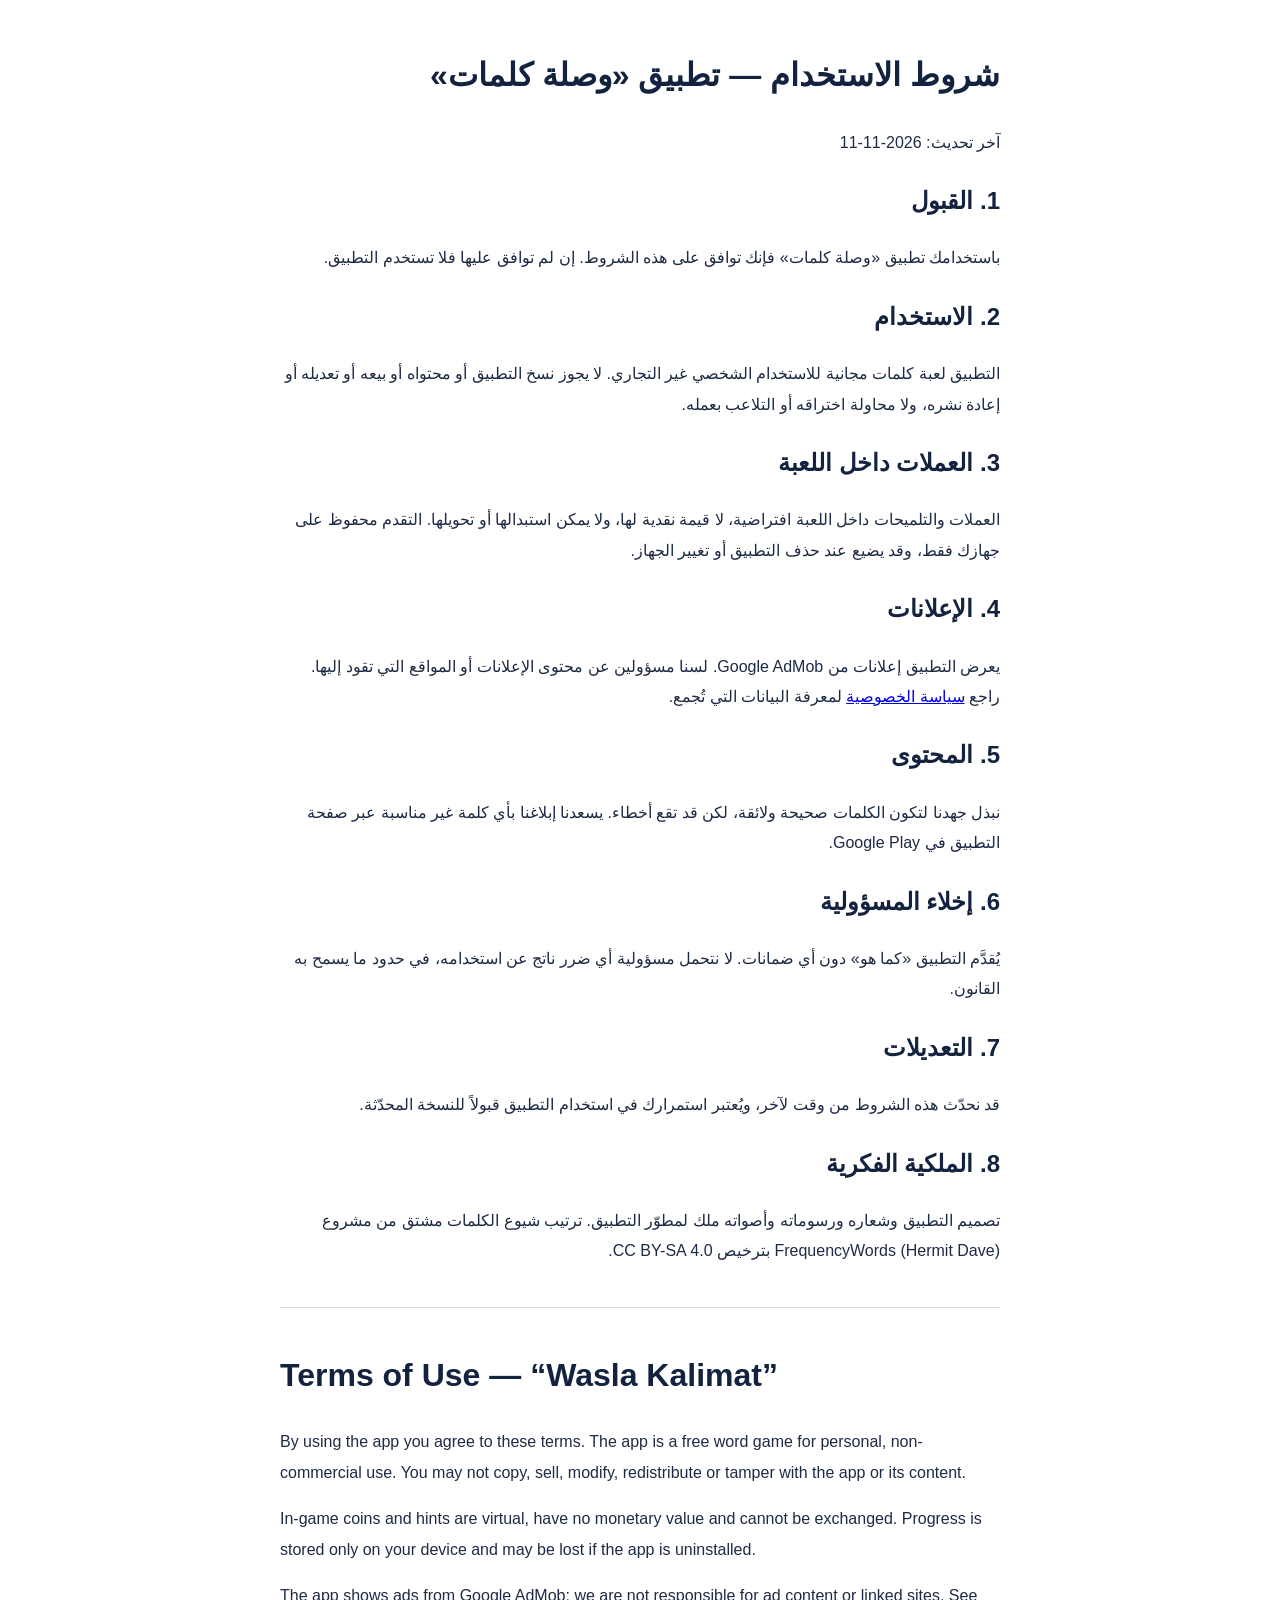
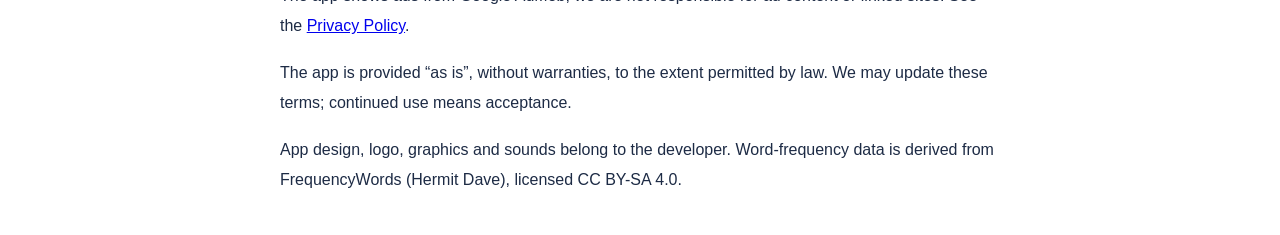
<file: terms.html>
<!doctype html>
<html lang="ar" dir="rtl">
<head>
<meta charset="utf-8">
<meta name="viewport" content="width=device-width, initial-scale=1">
<title>شروط الاستخدام — وصلة كلمات</title>
<style>
  body{font-family:Cairo,Tahoma,sans-serif;max-width:720px;margin:auto;padding:24px;line-height:1.9;color:#1D2B45}
  h1,h2{color:#13233F} .en{direction:ltr;text-align:left;border-top:1px solid #ddd;margin-top:40px;padding-top:16px}
</style>
</head>
<body>
<h1>شروط الاستخدام — تطبيق «وصلة كلمات»</h1>
<p>آخر تحديث: 2026-11-11</p>

<h2>1. القبول</h2>
<p>باستخدامك تطبيق «وصلة كلمات» فإنك توافق على هذه الشروط. إن لم توافق عليها فلا تستخدم التطبيق.</p>

<h2>2. الاستخدام</h2>
<p>التطبيق لعبة كلمات مجانية للاستخدام الشخصي غير التجاري. لا يجوز نسخ التطبيق أو محتواه أو بيعه أو تعديله أو إعادة نشره، ولا محاولة اختراقه أو التلاعب بعمله.</p>

<h2>3. العملات داخل اللعبة</h2>
<p>العملات والتلميحات داخل اللعبة افتراضية، لا قيمة نقدية لها، ولا يمكن استبدالها أو تحويلها. التقدم محفوظ على جهازك فقط، وقد يضيع عند حذف التطبيق أو تغيير الجهاز.</p>

<h2>4. الإعلانات</h2>
<p>يعرض التطبيق إعلانات من Google AdMob. لسنا مسؤولين عن محتوى الإعلانات أو المواقع التي تقود إليها. راجع <a href="privacy.html">سياسة الخصوصية</a> لمعرفة البيانات التي تُجمع.</p>

<h2>5. المحتوى</h2>
<p>نبذل جهدنا لتكون الكلمات صحيحة ولائقة، لكن قد تقع أخطاء. يسعدنا إبلاغنا بأي كلمة غير مناسبة عبر صفحة التطبيق في Google Play.</p>

<h2>6. إخلاء المسؤولية</h2>
<p>يُقدَّم التطبيق «كما هو» دون أي ضمانات. لا نتحمل مسؤولية أي ضرر ناتج عن استخدامه، في حدود ما يسمح به القانون.</p>

<h2>7. التعديلات</h2>
<p>قد نحدّث هذه الشروط من وقت لآخر، ويُعتبر استمرارك في استخدام التطبيق قبولاً للنسخة المحدّثة.</p>

<h2>8. الملكية الفكرية</h2>
<p>تصميم التطبيق وشعاره ورسوماته وأصواته ملك لمطوّر التطبيق. ترتيب شيوع الكلمات مشتق من مشروع FrequencyWords (Hermit Dave) بترخيص CC BY-SA 4.0.</p>

<div class="en">
<h1>Terms of Use — “Wasla Kalimat”</h1>
<p>By using the app you agree to these terms. The app is a free word game for personal, non-commercial use. You may not copy, sell, modify, redistribute or tamper with the app or its content.</p>
<p>In-game coins and hints are virtual, have no monetary value and cannot be exchanged. Progress is stored only on your device and may be lost if the app is uninstalled.</p>
<p>The app shows ads from Google AdMob; we are not responsible for ad content or linked sites. See the <a href="privacy.html">Privacy Policy</a>.</p>
<p>The app is provided “as is”, without warranties, to the extent permitted by law. We may update these terms; continued use means acceptance.</p>
<p>App design, logo, graphics and sounds belong to the developer. Word-frequency data is derived from FrequencyWords (Hermit Dave), licensed CC BY-SA 4.0.</p>
</div>
</body>
</html>
</file>
